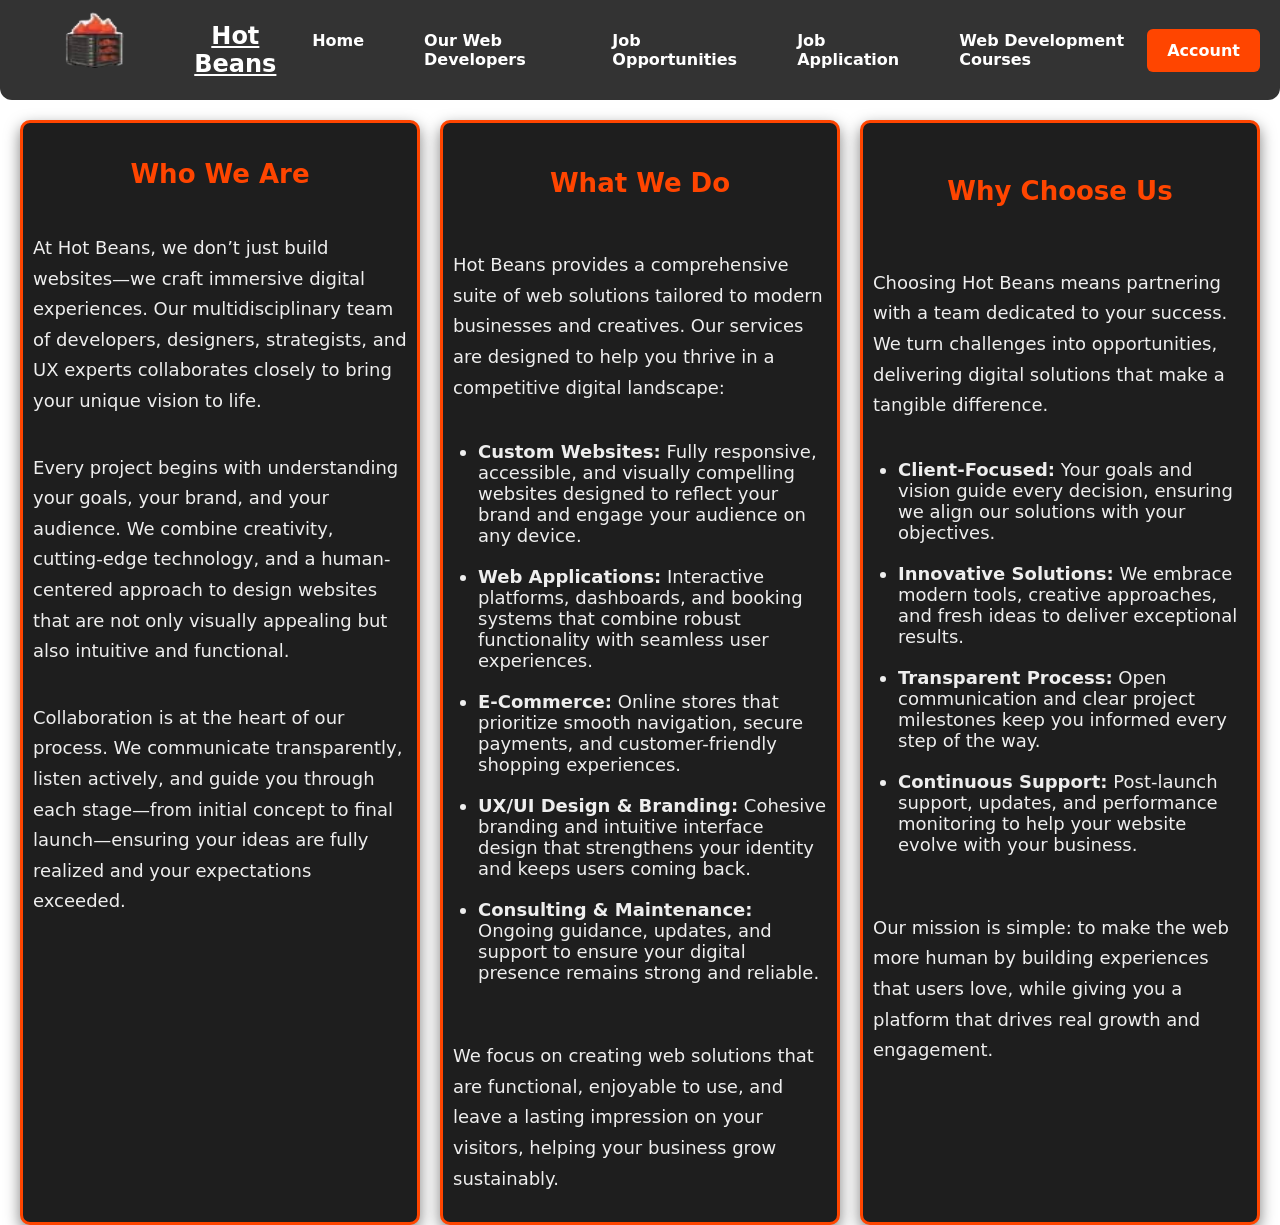
<file: index.html>
<!DOCTYPE html>
<html lang="en">
<head>
  <meta charset="UTF-8">
  <meta name="viewport" content="width=device-width, initial-scale=1.0">
  <title>Hot Beans</title>
  <link rel="stylesheet" href="Home.css">
</head>
<body>

  <div class="topnav">
    <div class="nav-left">
      <img src="HotBeansLogo.png" alt="Hot Beans Logo">
      <h1>Hot Beans</h1>
    </div>

<div class="nav-center">
  <span class="current-page">Home</span>
  <a href="Our Web Developers.html">Our Web Developers</a>
  <a href="Job Opportunities.html">Job Opportunities</a>
  <a href="Job Application.html">Job Application</a>
  <a href="Web Development Courses.html">Web Development Courses</a>
</div>

    <div class="nav-right">
      <a href="Login.html">Account</a>
    </div>
</div>


  <div class="content">
    <section class="overview">
      <h3>Who We Are</h3>
      <p>
        At Hot Beans, we don’t just build websites—we craft immersive digital experiences. Our multidisciplinary team of developers, designers, strategists, and UX experts collaborates closely to bring your unique vision to life.
      </p>
      <p>
        Every project begins with understanding your goals, your brand, and your audience. We combine creativity, cutting-edge technology, and a human-centered approach to design websites that are not only visually appealing but also intuitive and functional.
      </p>
      <p>
        Collaboration is at the heart of our process. We communicate transparently, listen actively, and guide you through each stage—from initial concept to final launch—ensuring your ideas are fully realized and your expectations exceeded.
      </p>
    </section>

    <section class="overview">
      <h4>What We Do</h4>
      <p>
        Hot Beans provides a comprehensive suite of web solutions tailored to modern businesses and creatives. Our services are designed to help you thrive in a competitive digital landscape:
      </p>
      <ul>
        <li><strong>Custom Websites:</strong> Fully responsive, accessible, and visually compelling websites designed to reflect your brand and engage your audience on any device.</li>
        <li><strong>Web Applications:</strong> Interactive platforms, dashboards, and booking systems that combine robust functionality with seamless user experiences.</li>
        <li><strong>E-Commerce:</strong> Online stores that prioritize smooth navigation, secure payments, and customer-friendly shopping experiences.</li>
        <li><strong>UX/UI Design & Branding:</strong> Cohesive branding and intuitive interface design that strengthens your identity and keeps users coming back.</li>
        <li><strong>Consulting & Maintenance:</strong> Ongoing guidance, updates, and support to ensure your digital presence remains strong and reliable.</li>
      </ul>
      <p>
        We focus on creating web solutions that are functional, enjoyable to use, and leave a lasting impression on your visitors, helping your business grow sustainably.
      </p>
    </section>

    <section class="overview">
      <h5>Why Choose Us</h5>
      <p>
        Choosing Hot Beans means partnering with a team dedicated to your success. We turn challenges into opportunities, delivering digital solutions that make a tangible difference.
      </p>
      <ul>
        <li><strong>Client-Focused:</strong> Your goals and vision guide every decision, ensuring we align our solutions with your objectives.</li>
        <li><strong>Innovative Solutions:</strong> We embrace modern tools, creative approaches, and fresh ideas to deliver exceptional results.</li>
        <li><strong>Transparent Process:</strong> Open communication and clear project milestones keep you informed every step of the way.</li>
        <li><strong>Continuous Support:</strong> Post-launch support, updates, and performance monitoring to help your website evolve with your business.</li>
      </ul>
      <p>
        Our mission is simple: to make the web more human by building experiences that users love, while giving you a platform that drives real growth and engagement.
      </p>
    </section>
  </div>

</body>
</html>
</file>
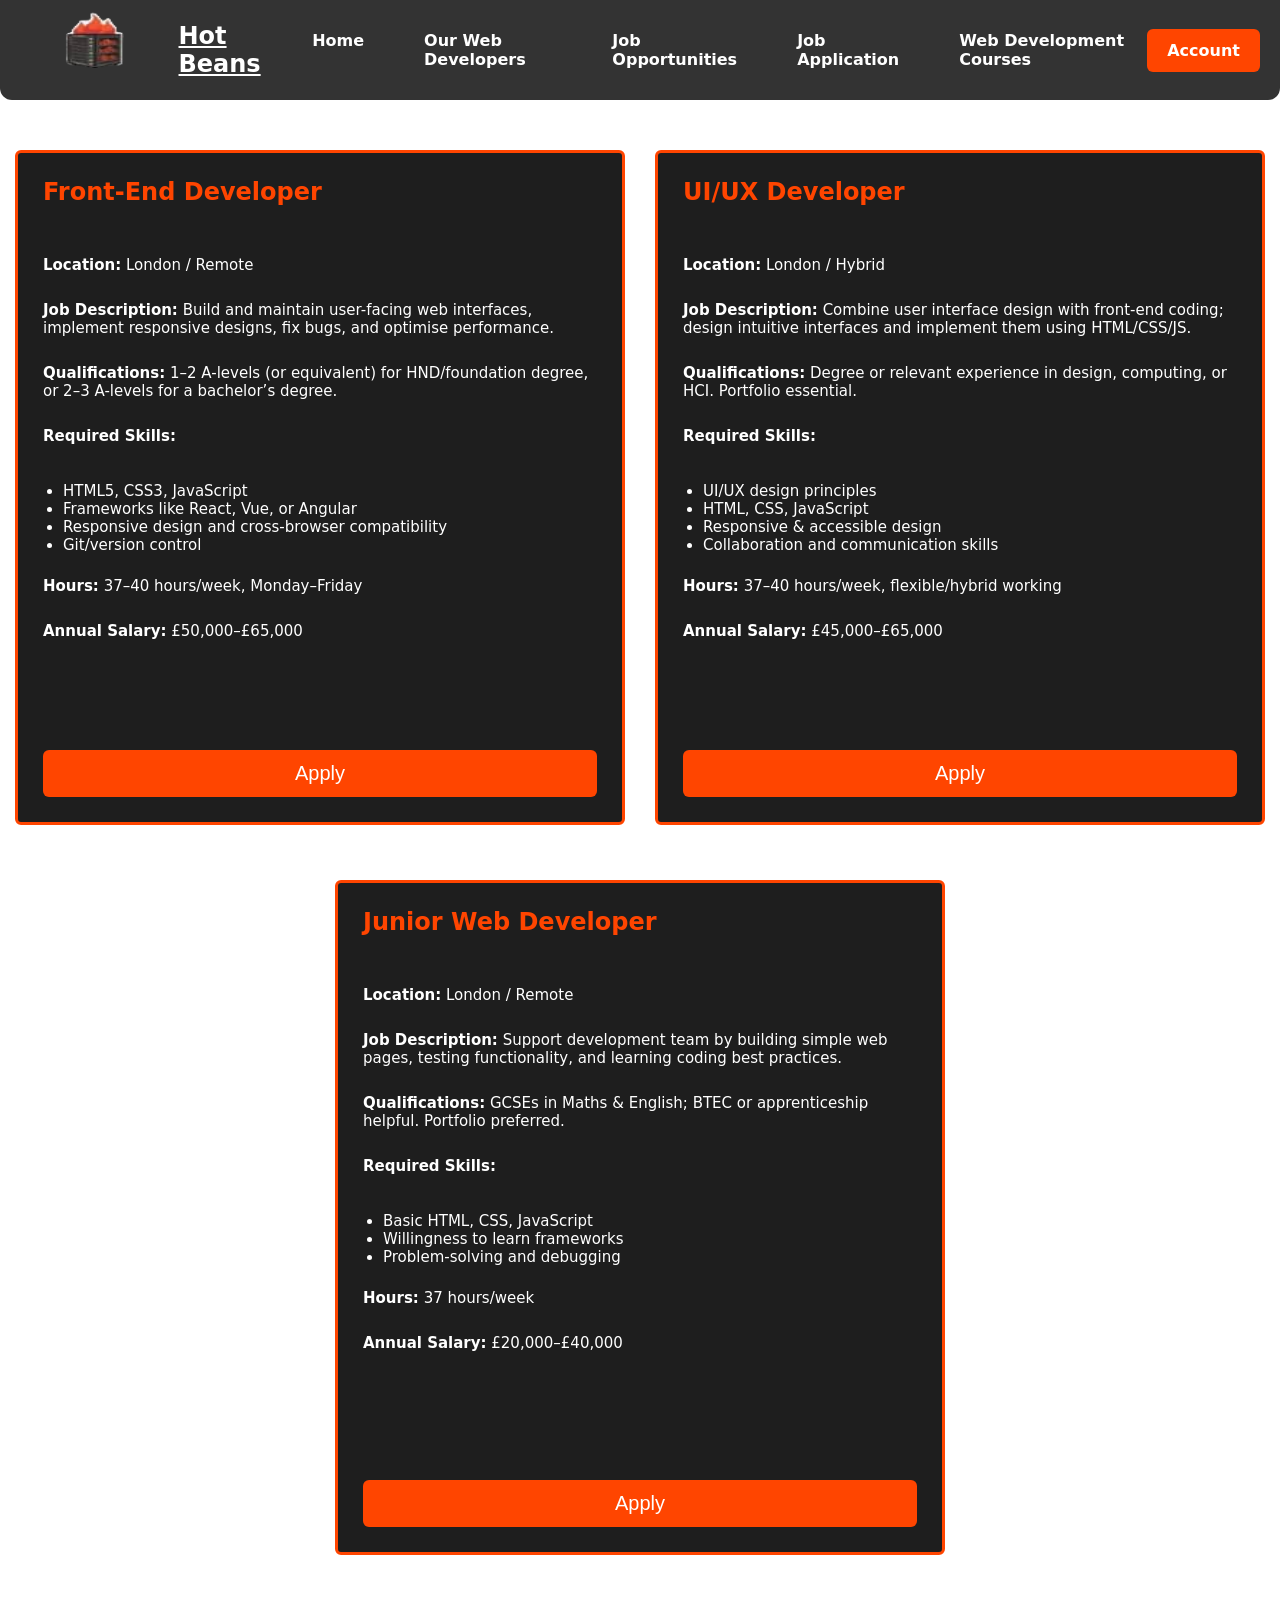
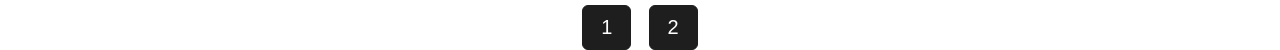
<file: Job Opportunities.html>
<!DOCTYPE html>
<html lang="en">
<head>
  <meta charset="UTF-8">
  <meta name="viewport" content="width=device-width, initial-scale=1.0">
  <title>Hot Beans - Job Opportunities</title>
  <link rel="stylesheet" href="JobOpp.css">
</head>
<body>

  <div class="topnav">
    <div class="nav-left">
      <img src="HotBeansLogo.png" alt="Hot Beans Logo">
      <h1>Hot Beans</h1>
    </div>

<div class="nav-center">
  <a href="index.html">Home</a>
  <a href="Our Web Developers.html">Our Web Developers</a>
  <span class="current-page">Job Opportunities</span>
  <a href="Job Application.html">Job Application</a>
  <a href="Web Development Courses.html">Web Development Courses</a>
</div>

    <div class="nav-right">
      <a href="Login.html">Account</a>
    </div>
  </div>

<script>
function showPage(pageNumber){
  let pages = document.querySelectorAll(".page");
  pages.forEach(function(page){ page.style.display = "none"; });
  document.getElementById("page" + pageNumber).style.display = "flex";
}

document.addEventListener("DOMContentLoaded", function() {
  showPage(1);
});
</script>

<div id="page1" class="card-container page">

  <div class="card">
    <div class="badge-container">
    </div>
    <h3>Front-End Developer</h3>
    <p><strong>Location:</strong> London / Remote</p>
    <p><strong>Job Description:</strong> Build and maintain user-facing web interfaces, implement responsive designs, fix bugs, and optimise performance.</p>
    <p><strong>Qualifications:</strong> 1–2 A-levels (or equivalent) for HND/foundation degree, or 2–3 A-levels for a bachelor’s degree.</p>
    <p><strong>Required Skills:</strong></p>
    <ul>
      <li>HTML5, CSS3, JavaScript</li>
      <li>Frameworks like React, Vue, or Angular</li>
      <li>Responsive design and cross-browser compatibility</li>
      <li>Git/version control</li>
    </ul>
    <p><strong>Hours:</strong> 37–40 hours/week, Monday–Friday</p>
    <p><strong>Annual Salary:</strong> £50,000–£65,000</p>
    <button onclick="location.href='Job Application.html'">Apply</button>
  </div>

  <div class="card">
    <div class="badge-container">
    </div>
    <h3>UI/UX Developer</h3>
    <p><strong>Location:</strong> London / Hybrid</p>
    <p><strong>Job Description:</strong> Combine user interface design with front-end coding; design intuitive interfaces and implement them using HTML/CSS/JS.</p>
    <p><strong>Qualifications:</strong> Degree or relevant experience in design, computing, or HCI. Portfolio essential.</p>
    <p><strong>Required Skills:</strong></p>
    <ul>
      <li>UI/UX design principles</li>
      <li>HTML, CSS, JavaScript</li>
      <li>Responsive & accessible design</li>
      <li>Collaboration and communication skills</li>
    </ul>
    <p><strong>Hours:</strong> 37–40 hours/week, flexible/hybrid working</p>
    <p><strong>Annual Salary:</strong> £45,000–£65,000</p>
    <button onclick="location.href='Job Application.html'">Apply</button>
  </div>

  <div class="card">
    <div class="badge-container">
    </div>
    <h3>Junior Web Developer</h3>
    <p><strong>Location:</strong> London / Remote</p>
    <p><strong>Job Description:</strong> Support development team by building simple web pages, testing functionality, and learning coding best practices.</p>
    <p><strong>Qualifications:</strong> GCSEs in Maths & English; BTEC or apprenticeship helpful. Portfolio preferred.</p>
    <p><strong>Required Skills:</strong></p>
    <ul>
      <li>Basic HTML, CSS, JavaScript</li>
      <li>Willingness to learn frameworks</li>
      <li>Problem-solving and debugging</li>
    </ul>
    <p><strong>Hours:</strong> 37 hours/week</p>
    <p><strong>Annual Salary:</strong> £20,000–£40,000</p>
    <button onclick="location.href='Job Application.html'">Apply</button>
  </div>

</div>

<div id="page2" class="card-container page" style="display:none;">

  <div class="card">
    <div class="badge-container">
    </div>
    <h3>Back-End Developer</h3>
    <p><strong>Location:</strong> London / Remote</p>
    <p><strong>Job Description:</strong> Develop server-side logic, database structures, APIs, and ensure high performance of web applications.</p>
    <p><strong>Qualifications:</strong> Degree in Computer Science or equivalent; portfolio or projects preferred.</p>
    <p><strong>Required Skills:</strong></p>
    <ul>
      <li>Node.js, Python, or Java</li>
      <li>SQL/NoSQL databases</li>
      <li>API design & security</li>
      <li>Version control (Git)</li>
    </ul>
    <p><strong>Hours:</strong> 37–40 hours/week</p>
    <p><strong>Annual Salary:</strong> £50,000–£75,000</p>
    <button onclick="location.href='Job Application.html'">Apply</button>
  </div>

  <div class="card">
    <div class="badge-container">
    </div>
    <h3>Full-Stack Developer</h3>
    <p><strong>Location:</strong> London / Remote</p>
    <p><strong>Job Description:</strong> Work on both front-end and back-end, building complete web applications and collaborating with design and QA teams.</p>
    <p><strong>Qualifications:</strong> Degree or bootcamp experience; portfolio essential.</p>
    <p><strong>Required Skills:</strong></p>
    <ul>
      <li>HTML, CSS, JavaScript, React</li>
      <li>Node.js, Express, Python or Java</li>
      <li>Database management (SQL/NoSQL)</li>
      <li>Git/version control</li>
    </ul>
    <p><strong>Hours:</strong> 37–40 hours/week</p>
    <p><strong>Annual Salary:</strong> £55,000–£65,000</p>
    <button onclick="location.href='Job Application.html'">Apply</button>
  </div>

  <div class="card">
    <h3>Web Tester</h3>
    <p><strong>Location:</strong> London / On-site</p>
    <p><strong>Job Description:</strong> Test web applications, report bugs, ensure quality and cross-browser compatibility before release.</p>
    <p><strong>Qualifications:</strong> BTEC, apprenticeship, or relevant experience.</p>
    <p><strong>Required Skills:</strong></p>
    <ul>
      <li>Manual and automated testing</li>
      <li>Attention to detail</li>
      <li>Basic HTML/CSS understanding</li>
      <li>Bug tracking tools (Jira, Trello)</li>
    </ul>
    <p><strong>Hours:</strong> 37 hours/week</p>
    <p><strong>Annual Salary:</strong> £35,000–£55,000</p>
    <button onclick="location.href='Job Application.html'">Apply</button>
  </div>

</div>

<div class="page-buttons">
  <button onclick="showPage(1)">1</button>
  <button onclick="showPage(2)">2</button>
</div>

</body>
</html>
</file>
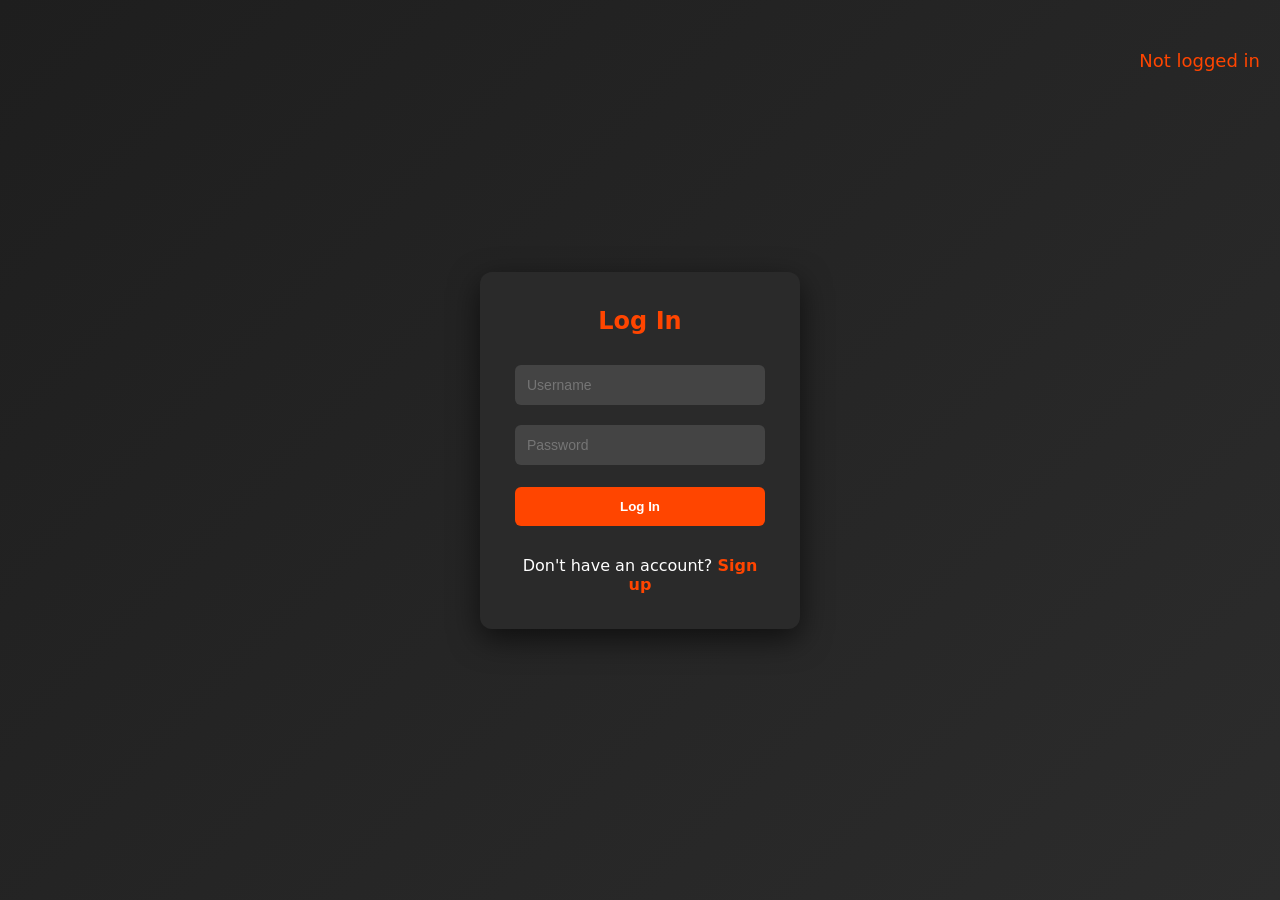
<file: Log In.html>
<!DOCTYPE html>
<html lang="en">
<head>
  <meta charset="UTF-8">
  <title>Login - Hot Beans</title>
  <link rel="stylesheet" href="LogIn.css">
</head>

<body>

<p id="status"></p>

<button id="logoutBtn" onclick="logout()" style="display:none;">Logout</button>

<div class="box" id="loginBox">
  <h2>Log In</h2>

  <input type="text" id="loginUser" placeholder="Username">
  <input type="password" id="loginPass" placeholder="Password">

  <button onclick="login()">Log In</button>

  <p>Don't have an account? 
    <a onclick="showSignup()">Sign up</a>
  </p>
</div>

<div class="box hidden" id="signupBox">
  <h2>Sign Up</h2>

  <input type="text" id="signupUser" placeholder="Username">
  <input type="password" id="signupPass" placeholder="Password">
  <input type="password" id="confirmPass" placeholder="Confirm Password">

  <button onclick="signup()">Create Account</button>

  <p>Already have an account? 
    <a onclick="showLogin()">Login</a>
  </p>
</div>

<script>
  function showSignup() {
    document.getElementById("loginBox").classList.add("hidden");
    document.getElementById("signupBox").classList.remove("hidden");
  }

  function showLogin() {
    document.getElementById("signupBox").classList.add("hidden");
    document.getElementById("loginBox").classList.remove("hidden");
  }

  function signup() {
    const username = document.getElementById("signupUser").value.trim();
    const password = document.getElementById("signupPass").value.trim();
    const confirmPassword = document.getElementById("confirmPass").value.trim();

    if (!username || !password || !confirmPassword) {
      alert("Please fill in all fields");
      return;
    }

    if (password !== confirmPassword) {
      alert("Passwords do not match");
      return;
    }

    if (localStorage.getItem("user_" + username)) {
      alert("Username already exists");
      return;
    }

    localStorage.setItem("user_" + username, password);

    alert("Account created! You can now log in.");
    showLogin();
  }

  function login() {
    const username = document.getElementById("loginUser").value.trim();
    const password = document.getElementById("loginPass").value.trim();

    const storedPassword = localStorage.getItem("user_" + username);

    if (storedPassword === password) {
      localStorage.setItem("loggedInUser", username);

      document.getElementById("status").innerText =
        "Logged in as: " + username;

      window.location.href = "Job Application.html";
    } else {
      alert("Incorrect username or password");
    }
  }

  function logout() {
    localStorage.removeItem("loggedInUser");
    alert("Logged out!");
    window.location.href = "Login.html";
  }

  window.onload = function () {
    const loggedInUser = localStorage.getItem("loggedInUser");
    const status = document.getElementById("status");
    const logoutBtn = document.getElementById("logoutBtn");

    if (loggedInUser) {
      status.innerText = "Logged in as: " + loggedInUser;
      document.getElementById("loginBox").style.display = "none";
      logoutBtn.style.display = "block";
    } else {
      status.innerText = "Not logged in";
      logoutBtn.style.display = "none";
    }
  };
</script>

</body>
</html>
</file>
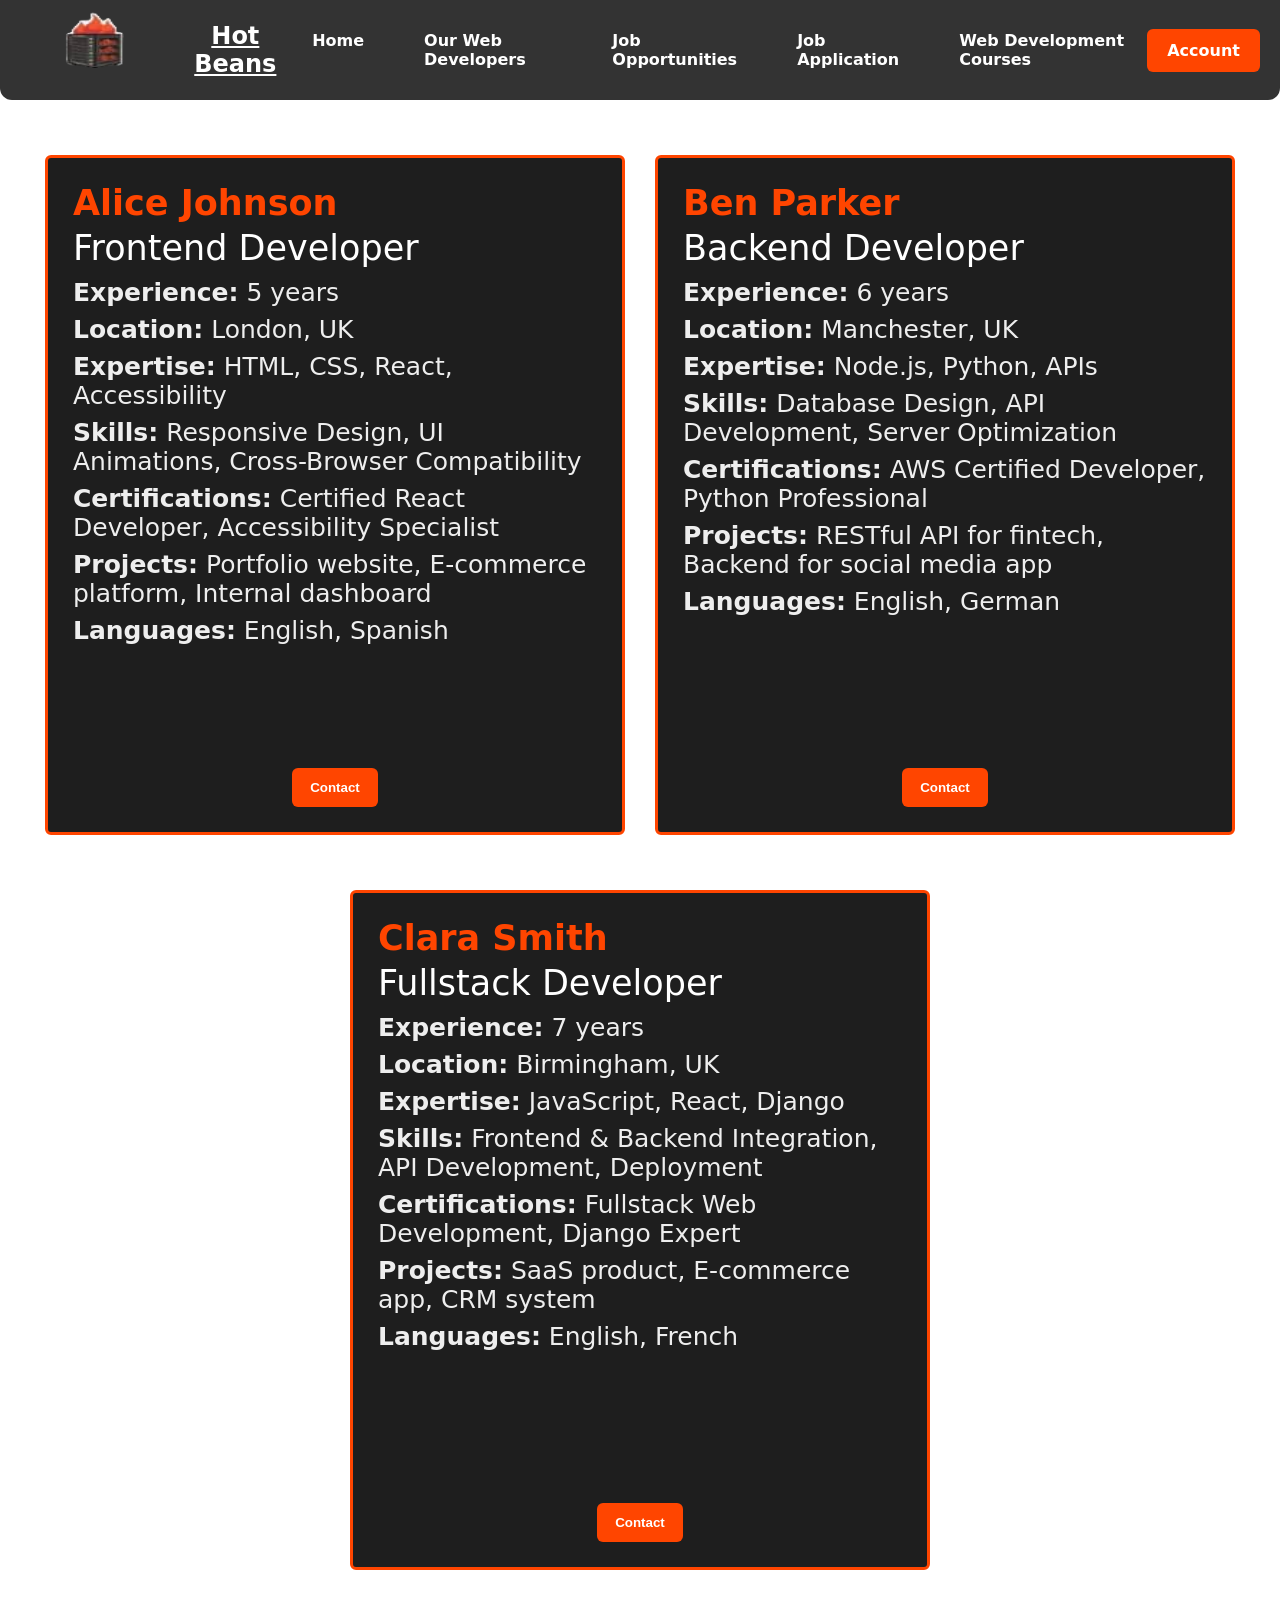
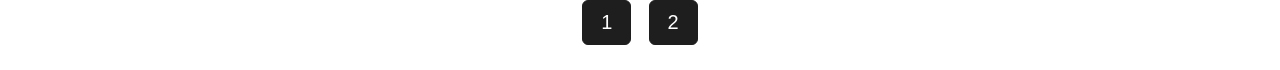
<file: Our Web Developers.html>
<!DOCTYPE html>
<html lang="en">
<head>
<meta charset="UTF-8">
<meta name="viewport" content="width=device-width, initial-scale=1.0">
<title>Our Web Developers - Hot Beans</title>
<link rel="stylesheet" href="OurWebDevs.css">
</head>
<body>

  <div class="topnav">
    <div class="nav-left">
      <img src="HotBeansLogo.png" alt="Hot Beans Logo">
      <h1>Hot Beans</h1>
    </div>

<div class="nav-center">
  <a href="index.html">Home</a>
  <span class="current-page">Our Web Developers</span>
  <a href="Job Opportunities.html">Job Opportunities</a>
  <a href="Job Application.html">Job Application</a>
  <a href="Web Development Courses.html">Web Development Courses</a>
</div>

    <div class="nav-right">
      <a href="Login.html">Account</a>
    </div>
  </div>

  <div id="page1" class="card-container page">
    <div class="card">
      <h3>Alice Johnson</h3>
      <h4>Frontend Developer</h4>
      <div class="details"><strong>Experience:</strong> 5 years</div>
      <div class="details"><strong>Location:</strong> London, UK</div>
      <div class="details"><strong>Expertise:</strong> HTML, CSS, React, Accessibility</div>
      <div class="details"><strong>Skills:</strong> Responsive Design, UI Animations, Cross-Browser Compatibility</div>
      <div class="details"><strong>Certifications:</strong> Certified React Developer, Accessibility Specialist</div>
      <div class="details"><strong>Projects:</strong> Portfolio website, E-commerce platform, Internal dashboard</div>
      <div class="details"><strong>Languages:</strong> English, Spanish</div>
      <button onclick="showContact('Alice Johnson')">Contact</button>
    </div>

    <div class="card">
      <h3>Ben Parker</h3>
      <h4>Backend Developer</h4>
      <div class="details"><strong>Experience:</strong> 6 years</div>
      <div class="details"><strong>Location:</strong> Manchester, UK</div>
      <div class="details"><strong>Expertise:</strong> Node.js, Python, APIs</div>
      <div class="details"><strong>Skills:</strong> Database Design, API Development, Server Optimization</div>
      <div class="details"><strong>Certifications:</strong> AWS Certified Developer, Python Professional</div>
      <div class="details"><strong>Projects:</strong> RESTful API for fintech, Backend for social media app</div>
      <div class="details"><strong>Languages:</strong> English, German</div>
      <button onclick="showContact('Ben Parker')">Contact</button>
    </div>

    <div class="card">
      <h3>Clara Smith</h3>
      <h4>Fullstack Developer</h4>
      <div class="details"><strong>Experience:</strong> 7 years</div>
      <div class="details"><strong>Location:</strong> Birmingham, UK</div>
      <div class="details"><strong>Expertise:</strong> JavaScript, React, Django</div>
      <div class="details"><strong>Skills:</strong> Frontend & Backend Integration, API Development, Deployment</div>
      <div class="details"><strong>Certifications:</strong> Fullstack Web Development, Django Expert</div>
      <div class="details"><strong>Projects:</strong> SaaS product, E-commerce app, CRM system</div>
      <div class="details"><strong>Languages:</strong> English, French</div>
      <button onclick="showContact('Clara Smith')">Contact</button>
    </div>
  </div>

  <div id="page2" class="card-container page" style="display:none;">
    <div class="card">
      <h3>Daniel Lee</h3>
      <h4>UI/UX Designer</h4>
      <div class="details"><strong>Experience:</strong> 5 years</div>
      <div class="details"><strong>Location:</strong> Leeds, UK</div>
      <div class="details"><strong>Expertise:</strong> Figma, Adobe XD, User Research</div>
      <div class="details"><strong>Skills:</strong> Wireframing, Prototyping, User Testing</div>
      <div class="details"><strong>Certifications:</strong> UX Design Professional, Figma Certified</div>
      <div class="details"><strong>Projects:</strong> Mobile app redesign, SaaS dashboard, E-commerce site</div>
      <div class="details"><strong>Languages:</strong> English, Japanese</div>
      <button onclick="showContact('Daniel Lee')">Contact</button>
    </div>

    <div class="card">
      <h3>Eva Martinez</h3>
      <h4>DevOps Engineer</h4>
      <div class="details"><strong>Experience:</strong> 6 years</div>
      <div class="details"><strong>Location:</strong> Bristol, UK</div>
      <div class="details"><strong>Expertise:</strong> AWS, Docker, CI/CD</div>
      <div class="details"><strong>Skills:</strong> Automation, Deployment Pipelines, Cloud Infrastructure</div>
      <div class="details"><strong>Certifications:</strong> AWS Certified DevOps Engineer, Docker Specialist</div>
      <div class="details"><strong>Projects:</strong> CI/CD setup, Cloud migration, Infrastructure automation</div>
      <div class="details"><strong>Languages:</strong> English, Spanish</div>
      <button onclick="showContact('Eva Martinez')">Contact</button>
    </div>

    <div class="card">
      <h3>Frank Thompson</h3>
      <h4>Database Specialist</h4>
      <div class="details"><strong>Experience:</strong> 7 years</div>
      <div class="details"><strong>Location:</strong> Glasgow, UK</div>
      <div class="details"><strong>Expertise:</strong> SQL, MongoDB, Data Security</div>
      <div class="details"><strong>Skills:</strong> Database Optimization, Backup & Recovery, Data Modeling</div>
      <div class="details"><strong>Certifications:</strong> SQL Expert, MongoDB Certified DBA</div>
      <div class="details"><strong>Projects:</strong> Data warehouse setup, Security audit, High-availability DBs</div>
      <div class="details"><strong>Languages:</strong> English, French</div>
      <button onclick="showContact('Frank Thompson')">Contact</button>
    </div>
  </div>

  <div id="contactModal" class="modal">
    <div class="modal-content">
      <span class="close" onclick="closeModal()">&times;</span>
      <h3 id="modalName">Developer Name</h3>
      <p id="modalEmail"><strong>Email:</strong> email@example.com</p>
      <p id="modalPhone"><strong>Phone:</strong> +44 1234 567890</p>
    </div>
  </div>

  <div class="page-buttons">
    <button onclick="showPage(1)">1</button>
    <button onclick="showPage(2)">2</button>
  </div>

<script>
  function showPage(pageNumber){
    let pages = document.querySelectorAll(".page");
    pages.forEach(page => page.style.display = "none");
    document.getElementById("page" + pageNumber).style.display = "flex";
  }

  const contacts = {
    "Alice Johnson": {email:"alice.johnson@hotbeans.com", phone:"+44 7911 123456"},
    "Ben Parker": {email:"ben.parker@hotbeans.com", phone:"+44 7911 654321"},
    "Clara Smith": {email:"clara.smith@hotbeans.com", phone:"+44 7911 987654"},
    "Daniel Lee": {email:"daniel.lee@hotbeans.com", phone:"+44 7911 111222"},
    "Eva Martinez": {email:"eva.martinez@hotbeans.com", phone:"+44 7911 333444"},
    "Frank Thompson": {email:"frank.thompson@hotbeans.com", phone:"+44 7911 555666"}
  };

  function showContact(name){
    document.getElementById('modalName').innerText = name;
    document.getElementById('modalEmail').innerText = "Email: " + contacts[name].email;
    document.getElementById('modalPhone').innerText = "Phone: " + contacts[name].phone;
    document.getElementById('contactModal').style.display = "flex";
  }

  function closeModal(){
    document.getElementById('contactModal').style.display = "none";
  }

  window.onclick = function(event) {
    const modal = document.getElementById('contactModal');
    if(event.target === modal){
      modal.style.display = "none";
    }
  }
</script>

</body>
</html>
</file>
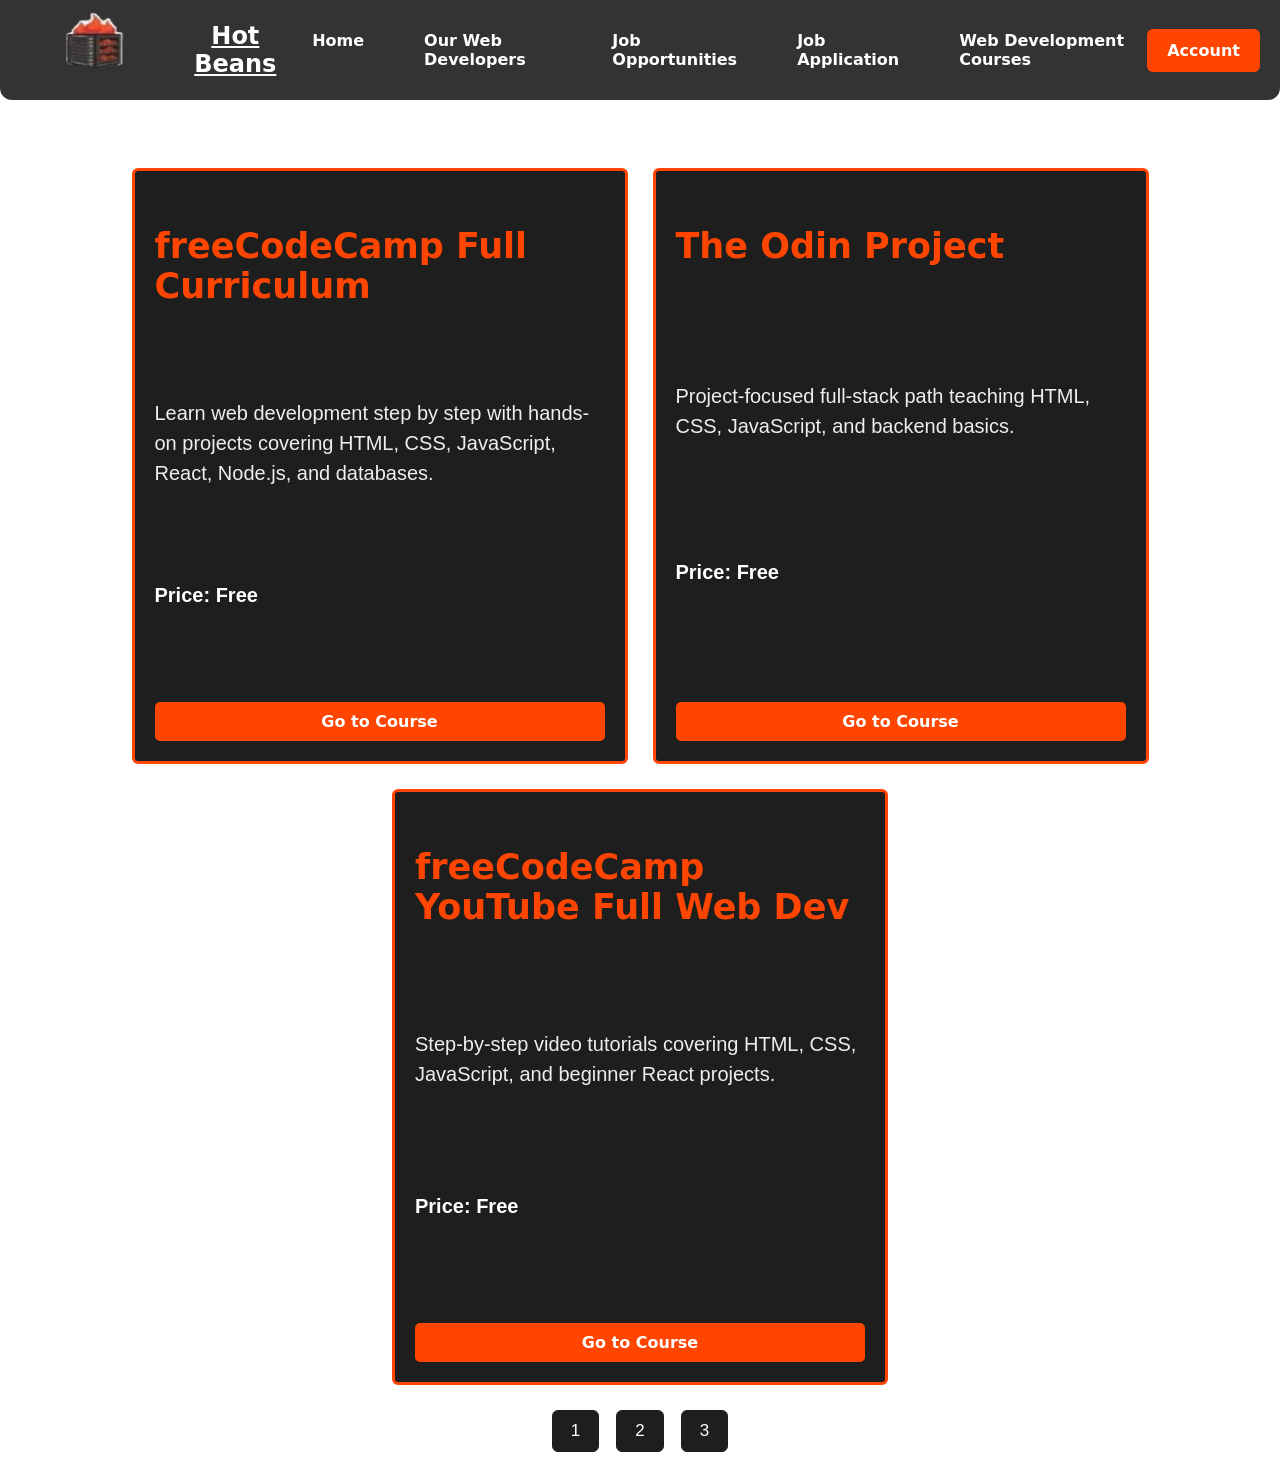
<file: Web Development Courses.html>
<!DOCTYPE html>
<html lang="en">
<head>
  <meta charset="UTF-8">
  <meta name="viewport" content="width=device-width, initial-scale=1.0">
  <title>Hot Beans - Web Development Courses</title>
  <link rel="stylesheet" href="WebDevCourses.css">
</head>
<body>
  <div class="topnav">
    <div class="nav-left">
      <img src="HotBeansLogo.png" alt="Hot Beans Logo">
      <h1>Hot Beans</h1>
    </div>
    <div class="nav-center">
      <a href="index.html">Home</a>
      <a href="Our Web Developers.html">Our Web Developers</a>
      <a href="Job Opportunities.html">Job Opportunities</a>
      <a href="Job Application.html">Job Application</a>
      <span class="current-page">Web Development Courses</span>
    </div>
    <div class="nav-right">
      <a href="Login.html">Account</a>
    </div>
  </div>
  <div class="courses-container">
    <h2>Recommended Web Development Courses</h2>
    <div id="page1" class="page active">
      <div class="course-card">
        <h3>freeCodeCamp Full Curriculum</h3>
        <p>Learn web development step by step with hands-on projects covering HTML, CSS, JavaScript, React, Node.js, and databases.</p>
        <p class="price">Price: Free</p>
        <a href="https://www.freecodecamp.org/learn" target="_blank" class="button">Go to Course</a>
      </div>
      <div class="course-card">
        <h3>The Odin Project</h3>
        <p>Project-focused full-stack path teaching HTML, CSS, JavaScript, and backend basics.</p>
        <p class="price">Price: Free</p>
        <a href="https://www.theodinproject.com/paths/full-stack-javascript" target="_blank" class="button">Go to Course</a>
      </div>
      <div class="course-card">
        <h3>freeCodeCamp YouTube Full Web Dev</h3>
        <p>Step-by-step video tutorials covering HTML, CSS, JavaScript, and beginner React projects.</p>
        <p class="price">Price: Free</p>
        <a href="https://www.youtube.com/c/Freecodecamp" target="_blank" class="button">Go to Course</a>
      </div>
    </div>
    <div id="page2" class="page">
      <div class="course-card">
        <h3>Great Learning Full Stack</h3>
        <p>Structured course covering HTML, CSS, JavaScript, and React basics with mini-projects.</p>
        <p class="price">Price: Free</p>
        <a href="https://www.mygreatlearning.com/full-stack-web-development/free-courses" target="_blank" class="button">Go to Course</a>
      </div>
      <div class="course-card">
        <h3>Codecademy Interactive</h3>
        <p>Learn HTML, CSS, JavaScript, and backend fundamentals interactively with instant feedback.</p>
        <p class="price">Price: Free / Optional Paid</p>
        <a href="https://www.codecademy.com/learn/paths/web-development" target="_blank" class="button">Go to Course</a>
      </div>
      <div class="course-card">
        <h3>Reed Web Dev Training</h3>
        <p>Affordable structured course teaching HTML, CSS, JavaScript, and backend basics.</p>
        <p class="price">Price: ~£19</p>
        <a href="https://www.reed.co.uk/courses/web-development-training/402145" target="_blank" class="button">Go to Course</a>
      </div>
    </div>
    <div id="page3" class="page">
      <div class="course-card">
        <h3>The Web Developer Bootcamp (Udemy)</h3>
        <p>Comprehensive bootcamp covering HTML, CSS, JavaScript, Node, Express, and MongoDB.</p>
        <p class="price">Paid (Discounted)</p>
        <a href="https://www.udemy.com/course/the-web-developer-bootcamp/" target="_blank" class="button">Go to Course</a>
      </div>
      <div class="course-card">
        <h3>HTML, CSS & JavaScript (Coursera)</h3>
        <p>University-led course teaching modern web fundamentals with hands-on exercises.</p>
        <p class="price">Paid (Audit Free Option)</p>
        <a href="https://www.coursera.org/learn/html-css-javascript-for-web-developers" target="_blank" class="button">Go to Course</a>
      </div>
      <div class="course-card">
        <h3>Meta Front-End Developer (Coursera)</h3>
        <p>Professional certificate covering frontend fundamentals and React.</p>
        <p class="price">Paid</p>
        <a href="https://www.coursera.org/professional-certificates/meta-front-end-developer" target="_blank" class="button">Go to Course</a>
      </div>
    </div>
    <div class="page-buttons">
      <button onclick="showPage(1)">1</button>
      <button onclick="showPage(2)">2</button>
      <button onclick="showPage(3)">3</button>
    </div>
  </div>
<script>
  function showPage(pageNumber){
    document.querySelectorAll('.page').forEach(page => page.classList.remove('active'));
    document.getElementById('page' + pageNumber).classList.add('active');
  }
</script>
</body>
</html>
</file>
<file: Home.css>
body {
  background-color: white;
  font-family:
  system-ui,
  -apple-system,
  BlinkMacSystemFont,
  sans-serif;
  margin: 0;
  color: #eee;
}
.topnav {
  display: flex;
  align-items: center;
  justify-content: space-between;
  background-color: #333;
  padding: 10px 20px;
  border-radius: 0 0 12px 12px;
  position: sticky;
  top: 0;
  z-index: 1000;
}
.nav-left {
  display: flex;
  align-items: center;
  gap: 15px;
}
.nav-left img {
  width: 175px;
  height: 80px;
  background: transparent;
}
.nav-left h1 {
  color: white;
  margin: 0;
  font-size: 1.5rem;
  text-decoration: underline;
}
.nav-center {
  display: flex;
  gap: 20px;
}
.nav-center a {
  color: white;
  text-decoration: none;
  font-weight: bold;
  padding: 12px 20px;
  border-radius: 4px;
  display: inline-block;          
  transition: all 0.3s ease;      
}
.nav-center a:hover {
  background-color: #555;
  transform: scale(1.05);
}
.current-page {
  color: white;              
  font-weight: bold;          
  padding: 12px 20px;        
  border-radius: 4px;        
  display: inline-block;      
  text-decoration: none;     
}
.nav-right a {
  color: white;
  background-color: orangered;
  padding: 12px 20px;
  border-radius: 6px;
  font-weight: bold;
  text-decoration: none;
  display: inline-block;           
  transition: all 0.3s ease;       
}
.nav-right a:hover {
  background-color: #ff4500;      
  transform: scale(1.1);
}
@media (max-width: 768px) {
  nav ul {
    flex-direction: column;
    gap: 10px;
  }
}
h1 {
  color: white;
  text-align: center;
  margin: 0 0 18px;
}
h3, h4, h5 {
  text-align: center;
  font-size: 26px;
  color: orangered;
}
p {
  font-size: 18px;
  line-height: 1.7;
  color: #eee;
}
.content {
  width: 100%;
  padding: 0 20px;
  display: flex;
  gap: 20px;
  justify-content: center;
  flex-wrap: wrap;
  box-sizing: border-box;
  margin-top: 20px;
}
.overview {
  background-color: #1e1e1e;
  border: 3.5px solid orangered;
  padding: 10px;
  border-radius: 10px;
  box-shadow: 0 6px 15px rgba(0,0,0,0.5);
  transition: transform 0.3s ease, box-shadow 0.3s ease;
  flex: 1;
  min-width: 100px;
  display: flex;
  flex-direction: column;
  justify-content: center;
  font-size: 18px;
}
.overview {
    min-height: 500px;
    display: flex;
    flex-direction: column;
    justify-content: flex-start;
}
.content {
    display: flex;
    gap: 20px;
    flex-wrap: wrap;
    align-items: stretch;
}
.overview ul {
  list-style: disc;
  padding-left: 25px;
  margin-top: 20px;
  margin-bottom: 20px;
}

.overview ul li {
  margin-bottom: 20px;
  font-size: 18px;
}
.overview:hover {
  transform: translateY(-10px);
  box-shadow: 0 15px 30px rgba(0,0,0,0.7);
}
@media (max-width: 850px) {
  .overview {
    padding: 30px 20px;
  }
  
  .topnav {
    flex-direction: column;
    gap: 10px;
  }
  .nav-center {
    flex-wrap: wrap;
    justify-content: center;
  }
}
.overview {
    min-height: calc(100vh - 190px);
  * {
  box-sizing: border-box;
}

img {
  max-width: 100%;
  height: auto;
}

body {
  overflow-x: hidden;
}
}
</file>
<file: JobOpp.css>
body {
  background-color: white;
font-family:
  system-ui,
  -apple-system,
  BlinkMacSystemFont,
  sans-serif;  margin: 0;
  color: #eee;
}

.logo-title {
  display: flex;
  align-items: center;
  justify-content: center;
  gap: 25px;
}

.logo-title img {
  width: 85px;
  height: 80px;
  background: transparent;
}

.topnav {
  display: flex;
  align-items: center;
  justify-content: space-between;
  background-color: #333;
  padding: 10px 20px;
  border-radius: 0 0 12px 12px;
  position: sticky;
  top: 0;
  z-index: 1000;
}

.nav-left {
  display: flex;
  align-items: center;
  gap: 15px;
}

.nav-left img {
  width: 175px;
  height: 80px;
}
.nav-left h1 {
  color: white;
  margin: 0;
  font-size: 1.5rem;
  text-decoration: underline;
}

.nav-center {
  display: flex;
  gap: 20px;
}

.nav-center a {
  color: white;
  text-decoration: none;
  font-weight: bold;
  padding: 12px 20px;
  border-radius: 4px;
  display: inline-block;          
  transition: all 0.3s ease;      
}

.nav-center a:hover {
  background-color: #555;
  transform: scale(1.05);
}
.current-page {
  color: white;              
  font-weight: bold;          
  padding: 12px 20px;        
  border-radius: 4px;        
  display: inline-block;      
  text-decoration: none;     
}
.nav-right a {
  color: white;
  background-color: orangered;
  padding: 12px 20px;
  border-radius: 6px;
  font-weight: bold;
  text-decoration: none;
  display: inline-block;           
  transition: all 0.3s ease;       
}

.nav-right a:hover {
  background-color: #ff4500;      
  transform: scale(1.1);
}
@media (max-width: 768px) {
  nav ul {
    flex-direction: column;
    gap: 10px;
  }
}


.topnav h2 {
  color: white;
  margin-top: 10px;
}

.card-container {
  display: flex;
  gap: 30px; 
  margin: 25px auto;
  justify-content: center;
  align-items: flex-start;
  flex-wrap: wrap;
  max-width: 1800px;
}

.card {
  border: 1px solid #ccc;
  border-radius: 10px;
  padding: 25px;
  width: 580px; 
  min-height: 675px;
  margin-top: 25px;
  display: flex;
  flex-direction: column;
  justify-content: flex-start;
  box-sizing: border-box;
  background-color: #1e1e1e;
  transition: transform 0.3s, box-shadow 0.3s;
  border-radius: 6px; border: 3.5px solid orangered;

}

.card:hover {
  transform: translateY(-5px);
  box-shadow: 0 12px 25px rgba(0,0,0,0.45);
}

.card h3 {
  margin-top: 0;
  margin-bottom: 35px;
  color: orangered;
  font-size: x-large;
}

.card p {
  font-size: 15px;
  margin-bottom: 12px;
  color: white;
}

.card ul {
  text-align: left;
  padding-left: 20px;
  margin-top: 25px;
  margin-bottom: 7.5px;
  font-size: 15px;
  color: white;
}

.card button {
  padding: 12px 18px;
  font-size: 20px;
  cursor: pointer;
  background-color: orangered;
  color: white;
  border: none;
  border-radius: 6px;
  margin-top: auto;
  transition: background 0.3s, transform 0.3s;
}

.card button:hover {
  background-color: orangered;
  color: #1e1e1e;
  transform: scale(1.05);
}

.page-buttons {
  text-align: center;
margin-top: 50px;}

.page-buttons button {
  padding: 10px 18px;
  font-size: 20px;
  cursor: pointer;
  margin: 0 6px;
  border-radius: 6px;
  border: 1px solid #1e1e1e;
  background-color: #1e1e1e;
  color: white;
  transition: background 0.3s, color 0.3s, transform 0.3s;
}

.page-buttons button:hover {
  background-color: #1e1e1e;
  color: orangered;
  transform: scale(1.05);
  border-radius: 6px; border: 3.5px solid orangered;

}


@media (max-width: 1400px) {
  .card { width: calc((100% / 2) - 30px); }
}

@media (max-width: 900px) {
  .card-container {
    flex-direction: column;
    gap: 25px;
    align-items: center;
  }
  .card { width: 90%; min-height: 200px; padding: 20px; }
  * {
  box-sizing: border-box;
}

img {
  max-width: 100%;
  height: auto;
}

body {
  overflow-x: hidden;
}
}
</file>
<file: LogIn.css>
* {
  margin: 0;
  padding: 0;
  box-sizing: border-box;
}

body {
font-family:
  system-ui,
  -apple-system,
  BlinkMacSystemFont,
  sans-serif;  height: 100vh;
  background: linear-gradient(135deg, #1e1e1e, #2c2c2c);
  display: flex;
  justify-content: center;
  align-items: center;
  color: white;
}

#status {
  position: absolute;
  top: 20px;
  right: 20px;
  font-size: 18px;
  color: orangered;
}

#logoutBtn {
  position: absolute;
  top: -5px;
  right: 20px;
  width: auto;
  padding: 8px 16px;
  font-size: 13px;
}

.box {
  background: #2a2a2a;
  padding: 35px;
  border-radius: 12px;
  width: 320px;
  text-align: center;

  box-shadow: 0 10px 30px rgba(0,0,0,0.6);

  transition: transform 0.3s ease;
}


h2 {
  margin-bottom: 20px;
  color: orangered;
}

p{
  margin-top: 30px;
}

input {
  width: 100%;
  padding: 12px;
  margin: 10px 0;
  border-radius: 6px;
  border: none;
  outline: none;
  font-size: 14px;

  background-color: #444;
  color: white;

  transition: 0.3s;
}

input:focus {
  border: 2px solid orangered;
  background-color: #555;
}

button {
  width: 100%;
  padding: 12px;
  margin-top: 12px;
  background: orangered;
  color: white;
  border: none;
  border-radius: 6px;
  font-weight: bold;
  cursor: pointer;

  transition: 0.3s;
}

button:hover {
  background: #ff4500;
  transform: scale(1.03);
  color: black;

}

a {
  color: orangered;
  cursor: pointer;
  text-decoration: none;
  font-weight: bold;
}

a:hover {
  text-decoration: underline;
}

.hidden {
  display: none;
}
</file>
<file: OurWebDevs.css>
body {
  background-color: white;
font-family:
  system-ui,
  -apple-system,
  BlinkMacSystemFont,
  sans-serif;  margin: 0;
  padding: 0;
  color: #eee;
}

.logo-title {
  display: flex;              
  align-items: center;         
  justify-content: center;    
  gap: 25px;                   
}

.logo-title img {
  width: 85px;
  height: 80px;
  background: transparent;
}

.topnav {
  display: flex;
  align-items: center;
  justify-content: space-between;
  background-color: #333;
  padding: 10px 20px;
  border-radius: 0 0 12px 12px;
  position: sticky;
  top: 0;
  z-index: 1000;
}

.nav-left {
  display: flex;
  align-items: center;
  gap: 15px;
}

.nav-left img {
  width: 175px;
  height: 80px;
}

.nav-left h1 {
  color: white;
  margin: 0;
  font-size: 1.5rem;
  text-decoration: underline;
}

.nav-center {
  display: flex;
  gap: 20px;
}

.nav-center a {
  color: white;
  text-decoration: none;
  font-weight: bold;
  padding: 12px 20px;
  border-radius: 4px;
  display: inline-block;          
  transition: all 0.3s ease;      
}

.nav-center a:hover {
  background-color: #555;
  transform: scale(1.05);
}
.current-page {
  color: white;              
  font-weight: bold;          
  padding: 12px 20px;        
  border-radius: 4px;        
  display: inline-block;      
  text-decoration: none;     
}
.nav-right a {
  color: white;
  background-color: orangered;
  padding: 12px 20px;
  border-radius: 6px;
  font-weight: bold;
  text-decoration: none;
  display: inline-block;           
  transition: all 0.3s ease;       
}

.nav-right a:hover {
  background-color: #ff4500;      
  transform: scale(1.1);
}
@media (max-width: 768px) {
  nav ul {
    flex-direction: column;
    gap: 10px;
  }
}

h1 {
  color: white;
  text-align: center;
  text-decoration: underline;
}

h2 {
  text-align: center;
  color: white;
  margin-bottom: 15px;
  font-size: x-large;
}

.card-container {
  display: flex;
  flex-wrap: wrap;
  gap: 30px;
  justify-content: center;
  margin: 30px auto;
  max-width: 3400px;
}

.card {
  border: 1px solid #ccc;
  border-radius: 10px;
  padding: 25px;
  width: 580px; 
  min-height: 680px;
  margin-top: 25px;
  display: flex;
  flex-direction: column;
  justify-content: flex-start;
  box-sizing: border-box;
  background-color: #1e1e1e;
  transition: transform 0.3s, box-shadow 0.3s;
  border-radius: 6px; border: 3.5px solid orangered;

}

.card:hover {
  transform: translateY(-5px);
  box-shadow: 0 12px 25px rgba(0,0,0,0.45);
}

.card h3 {
  margin-top: 0;
  margin-bottom: 5px;
  font-size: 35px;
  color: orangered;
}

.card h4 {
  margin: 0 0 10px 0;
  font-size: 35px;
  font-weight: normal;
  color: white;
}

.card .details {
  font-size: 25px;
  margin-bottom: 8px;
}

.card button {
  padding: 12px 18px;
  background-color: orangered;
  color: white;
  border: none;
  border-radius: 6px;
  cursor: pointer;
  font-weight: bold;
  transition: background 0.3s, transform 0.3s;
  align-self: center;
  margin-top: auto;
}

.card button:hover {
  background-color: orangered;
  outline: orangered;
  border: 3px solid orangered;
  transform: scale(1.05);
  color: #1e1e1e;
}

.page-buttons {
  text-align: center;
  margin: 25px 0;
}

.page-buttons button {
  padding: 10px 18px;
  font-size: 20px;
  cursor: pointer;
  margin: 0 6px;
  border-radius: 6px;
  border: 1px solid #1e1e1e;
  background-color: #1e1e1e;
  color: white;
  transition: background 0.3s, color 0.3s, transform 0.3s;
}

.page-buttons button:hover {
  background-color: #1e1e1e;
  color: orangered;
  transform: scale(1.05);
  border-radius: 6px; border: 3.5px solid orangered;

}

.modal {
  display: none; 
  position: fixed;
  z-index: 2000;
  left: 0;
  top: 0;
  width: 100%;
  height: 100%;
  overflow: auto;
  background-color: rgba(0,0,0,0.6); 
  justify-content: center;
  align-items: center;
}

.modal-content {
  background-color: #1e1e1e;
  padding: 25px;
  border-radius: 12px;
  width: 350px;
  text-align: center;
  position: relative;
  color: #eee;
}

.modal-content h3 {
  margin-top: 0;
  color: orangered;
}

.close {
  position: absolute;
  top: 10px;
  right: 15px;
  font-size: 22px;
  font-weight: bold;
  color: #ffd6d0;
  cursor: pointer;
}

.modal-content p {
  font-size: 25px;
  margin-bottom: 10px;
}

@media (max-width: 800px) {
  .card-container {
    flex-direction: column;
    align-items: center;
  }

  .card {
    width: 90%;
  }
  * {
  box-sizing: border-box;
}

img {
  max-width: 100%;
  height: auto;
}

body {
  overflow-x: hidden;
}
}
</file>
<file: WebDevCourses.css>
body {
  margin: 0;
font-family:
  system-ui,
  -apple-system,
  BlinkMacSystemFont,
  sans-serif;  background-color: white;
  color: #eee;
}

.logo-title {
  display: flex;              
  align-items: center;         
  justify-content: center;    
  gap: 25px;                   
}

.logo-title img {
  width: 85px;
  height: 80px;
  background: transparent;
}

.topnav {
  display: flex;
  align-items: center;
  justify-content: space-between;
  background-color: #333;
  padding: 10px 20px;
  border-radius: 0 0 12px 12px;
  position: sticky;
  top: 0;
  z-index: 1000;
}

.nav-left {
  display: flex;
  align-items: center;
  gap: 15px;
}

.nav-left img {
  width: 175px;
  height: 80px;
}
.nav-left h1 {
  color: white;
  margin: 0;
  font-size: 1.5rem;
  text-decoration: underline;
}

.nav-center {
  display: flex;
  gap: 20px;
}

.nav-center a {
  color: white;
  text-decoration: none;
  font-weight: bold;
  padding: 12px 20px;
  border-radius: 4px;
  display: inline-block;          
  transition: all 0.3s ease;      
}

.nav-center a:hover {
  background-color: #555;
  transform: scale(1.05);
}
.current-page {
  color: white;              
  font-weight: bold;          
  padding: 12px 20px;        
  border-radius: 4px;        
  display: inline-block;      
  text-decoration: none;     
}
.nav-right a {
  color: white;
  background-color: orangered;
  padding: 12px 20px;
  border-radius: 6px;
  font-weight: bold;
  text-decoration: none;
  display: inline-block;           
  transition: all 0.3s ease;       
}

.nav-right a:hover {
  background-color: #ff4500;      
  transform: scale(1.1);
}
@media (max-width: 768px) {
  nav ul {
    flex-direction: column;
    gap: 10px;
  }
}

h1 {
  color: white;
  text-align: center;
  text-decoration: underline;
}

h2 {
  text-align: center;
  color: white;
}

p {
  font-family: 'Segoe UI', sans-serif;
  font-size: 20px;
}

.courses-container {
  max-width: 1600px;
  margin: 20px auto;
  padding: 0 20px;
}

.course-cards {
  display: flex;
  flex-wrap: wrap;
  gap: 25px;
  justify-content: center;
  margin-top: 20px;
}

.course-card {
  background-color: #1e1e1e;
  border: 1px solid orangered;
  border-radius: 12px;
  width: 450px;
  height: 550px;
  padding: 20px;
  color: #eee;
  display: flex;
  flex-direction: column;
  justify-content: space-between;
  transition: transform 0.3s, box-shadow 0.3s;
  border-radius: 6px; border: 3.5px solid orangered;

}

.course-card:hover {
  transform: translateY(-5px);
  box-shadow: 0 8px 15px rgba(0,0,0,0.7);
}

.course-card h3 {
  color: orangered;
  margin-bottom: 10px;
  font-size: 35px;
}

.course-card p {
  font-size: 20px;
  line-height: 1.5;
}

.course-card .price {
  font-weight: bold;
  margin-top: 10px;
  color: #fff;
}

.course-card a {
  margin-top: 15px;
  text-align: center;
  padding: 10px;
  background-color: orangered;
  color: white;
  border-radius: 6px;
  text-decoration: none;
  font-weight: bold;
  transition: background 0.3s;
  
}

.course-card a:hover {
  background-color: orangered;
}

.course-card a.button {
  display: inline-block;
  padding: 10px 20px;
  margin-top: 10px;
  background-color: #ff6600; 
  color: #fff;
  text-decoration: none;
  border-radius: 5px;
  font-weight: bold;
  transition: all 0.3s ease; 
}

.course-card a.button:hover {
  background-color: #e65c00; 
  color: #1e1e1e;
  transform: scale(1.05); 
  box-shadow: 0 4px 8px rgba(0, 0, 0, 0.2); 
}
    .course-card a.button {
      display: inline-block;
      padding: 10px 20px;
      margin-top: 10px;
      background-color: orangered;
      color: #fff;
      text-decoration: none;
      border-radius: 5px;
      font-weight: bold;
      transition: background 0.3s;
    }
    .course-card a.button:hover {
      background-color: orangered;
    }

.page {
  display: none;
}

.page.active {
  display: flex;
  flex-wrap: wrap;
  justify-content: center;
  gap: 25px;
}

.page-buttons {
  text-align: center;
  margin: 25px 0;
}

.page-buttons button {
  padding: 10px 18px;
  font-size: 17px;
  cursor: pointer;
  margin: 0 6px;
  border-radius: 6px;
  border: 1px solid #1e1e1e;
  background-color: #1e1e1e;
  color: white;
  transition: background 0.3s, color 0.3s, transform 0.3s;
}

.page-buttons button:hover {
  background-color: #1e1e1e;
  color: orangered;
  transform: scale(1.05);
  border-radius: 6px; border: 3.5px solid orangered;

}

@media (max-width: 1200px) {
  .course-card {
    width: 90%;
  }
  
  .page.active {
    flex-direction: column;
    align-items: center;
  }
  * {
  box-sizing: border-box;
}

img {
  max-width: 100%;
  height: auto;
}

body {
  overflow-x: hidden;
}
}
</file>
